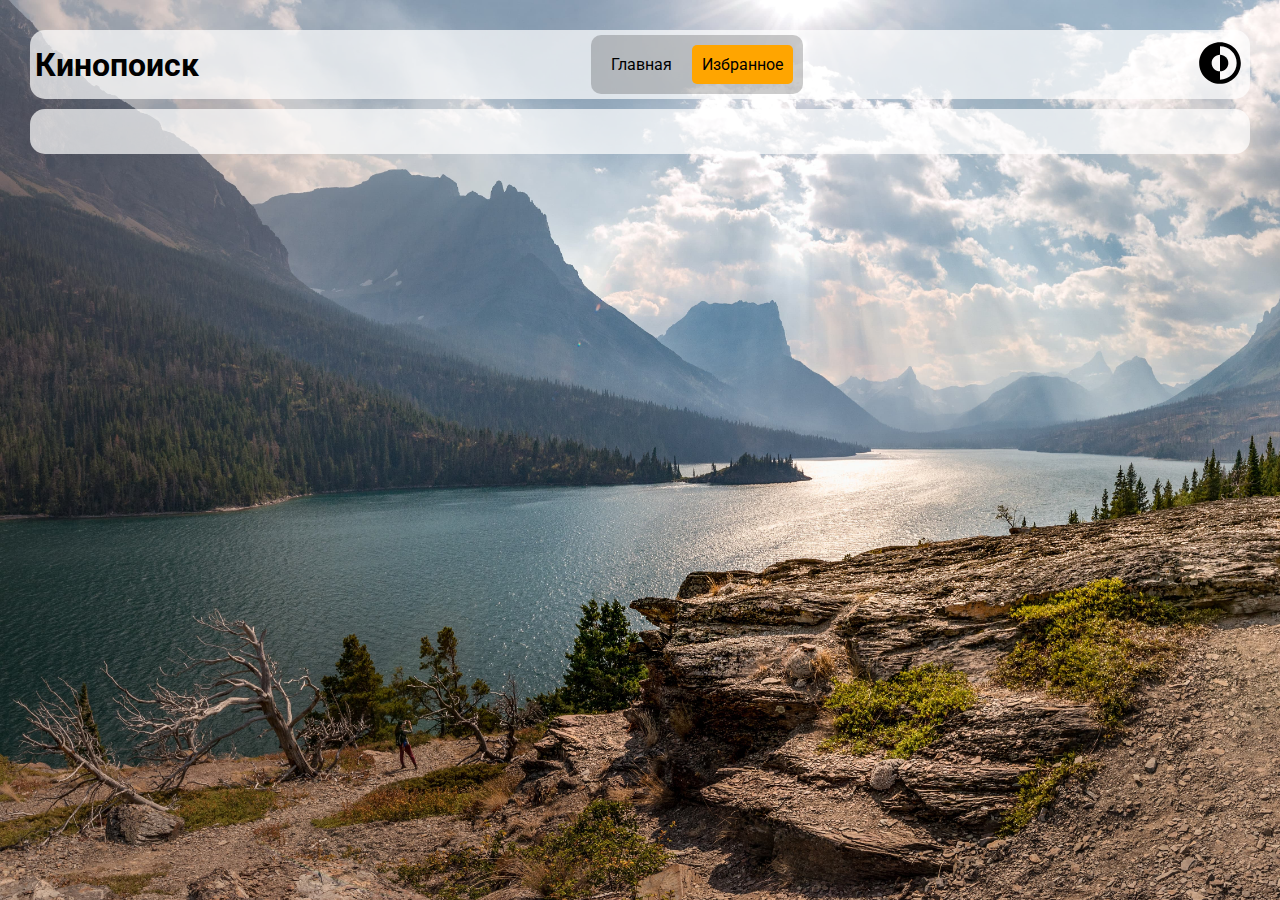
<file: favs.html>
<!DOCTYPE html>
<html lang="ru">

<head>
    <meta charset="UTF-8">
    <meta name="viewport" content="width=device-width, initial-scale=1.0">
    <title>Избранные фильмы</title>
    <link rel="stylesheet" href="./style.css">
</head>

<body>
    <header>
        <h1>Кинопоиск</h1>
        <nav>
            <a href="./index.html">
                <div>
                    Главная
                </div>
            </a>
            <div class="active"><a href="./favs.html">Избранное</a></div>
        </nav>
        <div class="themeChange">
            <img src="./img/themeChange.svg" alt="">
        </div>
    </header>

    <section>
        <div class="similar">

        </div>
    </section>
    <script src="./script.js"></script>
    <script>
        showFavorites()
        const UPDATE_FAVORITES = true
    </script>
</body>

</html>
</file>
<file: style.css>
@import url("https://fonts.googleapis.com/css2?family=Roboto:ital,wght@0,100;0,300;0,400;0,500;0,700;0,900;1,100;1,300;1,400;1,500;1,700;1,900&display=swap");

:root {
  --bg-main: rgba(255, 255, 255, 0.7);
  --dark-bg-main: rgba(30, 30, 30, 0.7);
  --orange: orange;

  --elem-color: rgba(200, 200, 200, 0.7);
  --dark-elem-color: rgba(20, 20, 20, 0.7);

  --second-elem-color: rgba(200, 200, 200, 0.9);
  --dark-second-elem-color: rgba(20, 20, 20, 0.8);
}

@keyframes rotation {
  0% {
    transform: rotate(0deg);
  }

  100% {
    transform: rotate(360deg);
  }
}

@keyframes rotation-reverse {
  from {
    transform: rotate(360deg); /* Меняем направление на обратное */
  }
  to {
    transform: rotate(720deg); /* Возвращаем в начальное состояние */
  }
}

* {
  margin: 0;
  padding: 0;
}

body {
  font-family: "Roboto", sans-serif;
  background-image: url(./img/background.jpg);
  background-attachment: fixed;
  background-size: cover;
  padding: 30px;

  transition: 300ms;

  animation: bgmove 30s infinite alternate;
}

header,
.searchLine,
section {
  background: var(--bg-main);
  padding: 5px;
  border-radius: 15px;
}

header {
  display: flex;
  gap: 5px;
  justify-content: space-between;
  align-items: center;
}

header .themeChange img {
  width: 50px;
}

nav {
  display: flex;
  gap: 10px;

  background-color: rgba(0, 0, 0, 0.2);
  padding: 10px;
  border-radius: 10px;
}

nav div {
  padding: 10px;
  border-radius: 5px;
}

nav div.active {
  background-color: var(--orange);
}

.searchLine {
  margin-top: 10px;
  padding: 10px;
}
#searchForm {
  display: flex;
  gap: 10px;
  width: 100%;
}
.searchLine input {
  font-size: 24px;
  padding: 4px;
  border: 0;
  outline: 0;
  background-color: var(--elem-color);
  border-radius: 5px;

  flex-basis: 100px;
  flex-grow: 1;
}

.searchLine button {
  font-size: 24px;
  border: 0;
  background-color: var(--elem-color);
  padding: 4px;
  border-radius: 5px;
}

section {
  margin-top: 10px;
  padding: 10px;
}

.movieTitle,
.similarLine,
.error {
  background-color: var(--elem-color);
  padding: 5px;
  border-radius: 5px;
  text-align: center;
  font-weight: bold;
}

.movieData {
  margin-top: 10px;
  background-color: var(--elem-color);
  border-radius: 5px;
  display: flex;
  gap: 10px;
  flex-wrap: wrap;
}

.movieCaption {
  flex-basis: 200px;
  flex-grow: 1;

  position: relative;
}

.movieCaption img {
  border-radius: 5px 0 0 5px;
  height: 100%;
  width: 100%;
}

.movieFullData {
  flex-basis: 200px;
  flex-grow: 3;
  padding: 5px;
}

.movieLine {
  background-color: var(--second-elem-color);
  padding: 5px;
  border-radius: 5px;
  margin-top: 5px;

  display: flex;
}

.lineTitle {
  font-weight: bold;
  flex-basis: 10px;
  flex-grow: 1;
}

.lineData {
  flex-basis: 10px;
  flex-grow: 1;
}

.similarLine {
  margin-top: 10px;
}

.similar {
  margin-top: 10px;
  display: grid;
  grid-template-columns: repeat(4, 1fr);
  grid-template-rows: repeat(4, 1fr);
  gap: 5px;
}

.similarMovie {
  position: relative;
  border-radius: 5px;
}

.favorite {
  background-image: url(./img/favBtn.svg);
  background-size: 30px;
  background-position: 5px 5px;
  background-repeat: no-repeat;

  width: 30px;
  height: 30px;
  background-color: var(--elem-color);
  padding: 5px;
  border-radius: 5px;

  position: absolute;
  top: 5px;
  left: 5px;
}
.favorite.active {
  filter: invert(100%);
}
.similarMovie img {
  width: 100%;
  height: 100%;
  border-radius: 5px;
}

.similarMovie .title {
  position: absolute;
  bottom: 0;
  height: 40px;
  width: 100%;

  display: flex;
  justify-content: center;
  align-items: center;
  text-align: center;
  font-weight: 600;
  font-size: 14px;

  border-radius: 0 0 5px 5px;

  background-color: var(--elem-color);
  -webkit-backdrop-filter: blur(3px);
  backdrop-filter: blur(3px);
}

.movie {
  display: none;
}

.movie.active {
  display: block;
  animation: appearience 500ms;
}

.error {
  background-color: var(--orange);
  display: none;
}

.error.active {
  display: block;
}

/* DARK THEME */

body[data-theme="dark"] {
  color: white;
}
body[data-theme="dark"] .movieLine,
body[data-theme="dark"] .favorite {
  background-color: var(--dark-second-elem-color);
}

body[data-theme="dark"] .searchLine input,
body[data-theme="dark"] .searchLine button,
body[data-theme="dark"] .movieData,
body[data-theme="dark"] .movieTitle,
body[data-theme="dark"] .similarLine,
body[data-theme="dark"] .similarMovie .title {
  background-color: var(--dark-elem-color);
}

body[data-theme="dark"] header,
body[data-theme="dark"] .searchLine,
body[data-theme="dark"] section {
  background-color: var(--dark-bg-main);
}

body[data-theme="dark"] .themeChange img {
  filter: invert(100%);
  animation-name: rotation;
  animation-duration: 500ms;
}

body[data-theme="white"] .themeChange img {
  animation-name: rotation-reverse;
  animation-duration: 500ms;
}

body[data-theme="dark"] .favorite img {
  filter: invert(100%);
}

body[data-theme="dark"] .searchLine button {
  color: white;
}
body[data-theme="dark"] input {
  color: var(--bg-main);
}
body[data-theme="dark"] a {
  color: var(--elem-color);
}
@media (max-width: 500px) {
  .similar {
    grid-template-columns: repeat(2, 1fr);
  }

  header h1 {
    font-size: 20px;
  }
}

/* HTML: <div class="loader"></div> */
.loader {
  margin-top: 10px;
  border-radius: 5px;
  height: 10px;
  background: linear-gradient(
      90deg,
      rgba(255, 255, 255, 1) 0%,
      rgba(255, 255, 255, 1) 50%,
      rgba(8, 0, 0, 1) 50%,
      rgba(0, 0, 0, 1) 58%,
      rgba(255, 255, 255, 1) 58%,
      rgba(255, 255, 255, 1) 100%
    )
    #f2f2f2;
  background-size: 300% 100%;
  animation: l1 2s infinite linear;
}

@keyframes l1 {
  0% {
    background-position: right;
  }
}

.loader {
  display: none;
}

.loader.active {
  display: block;
}

@keyframes appearience {
  0% {
    margin-top: 250px;
    margin-bottom: -250px;
    opacity: 0.3;
  }

  100% {
    margin: 0;
    opacity: 1;
  }
}

@keyframes bgmove {
  0% {
    background-position: left;
    background-size: 150%;
  }

  100% {
    background-position: right;
    background-size: 150%;
  }
}

a {
  text-decoration: none;
  color: black;
}
</file>
